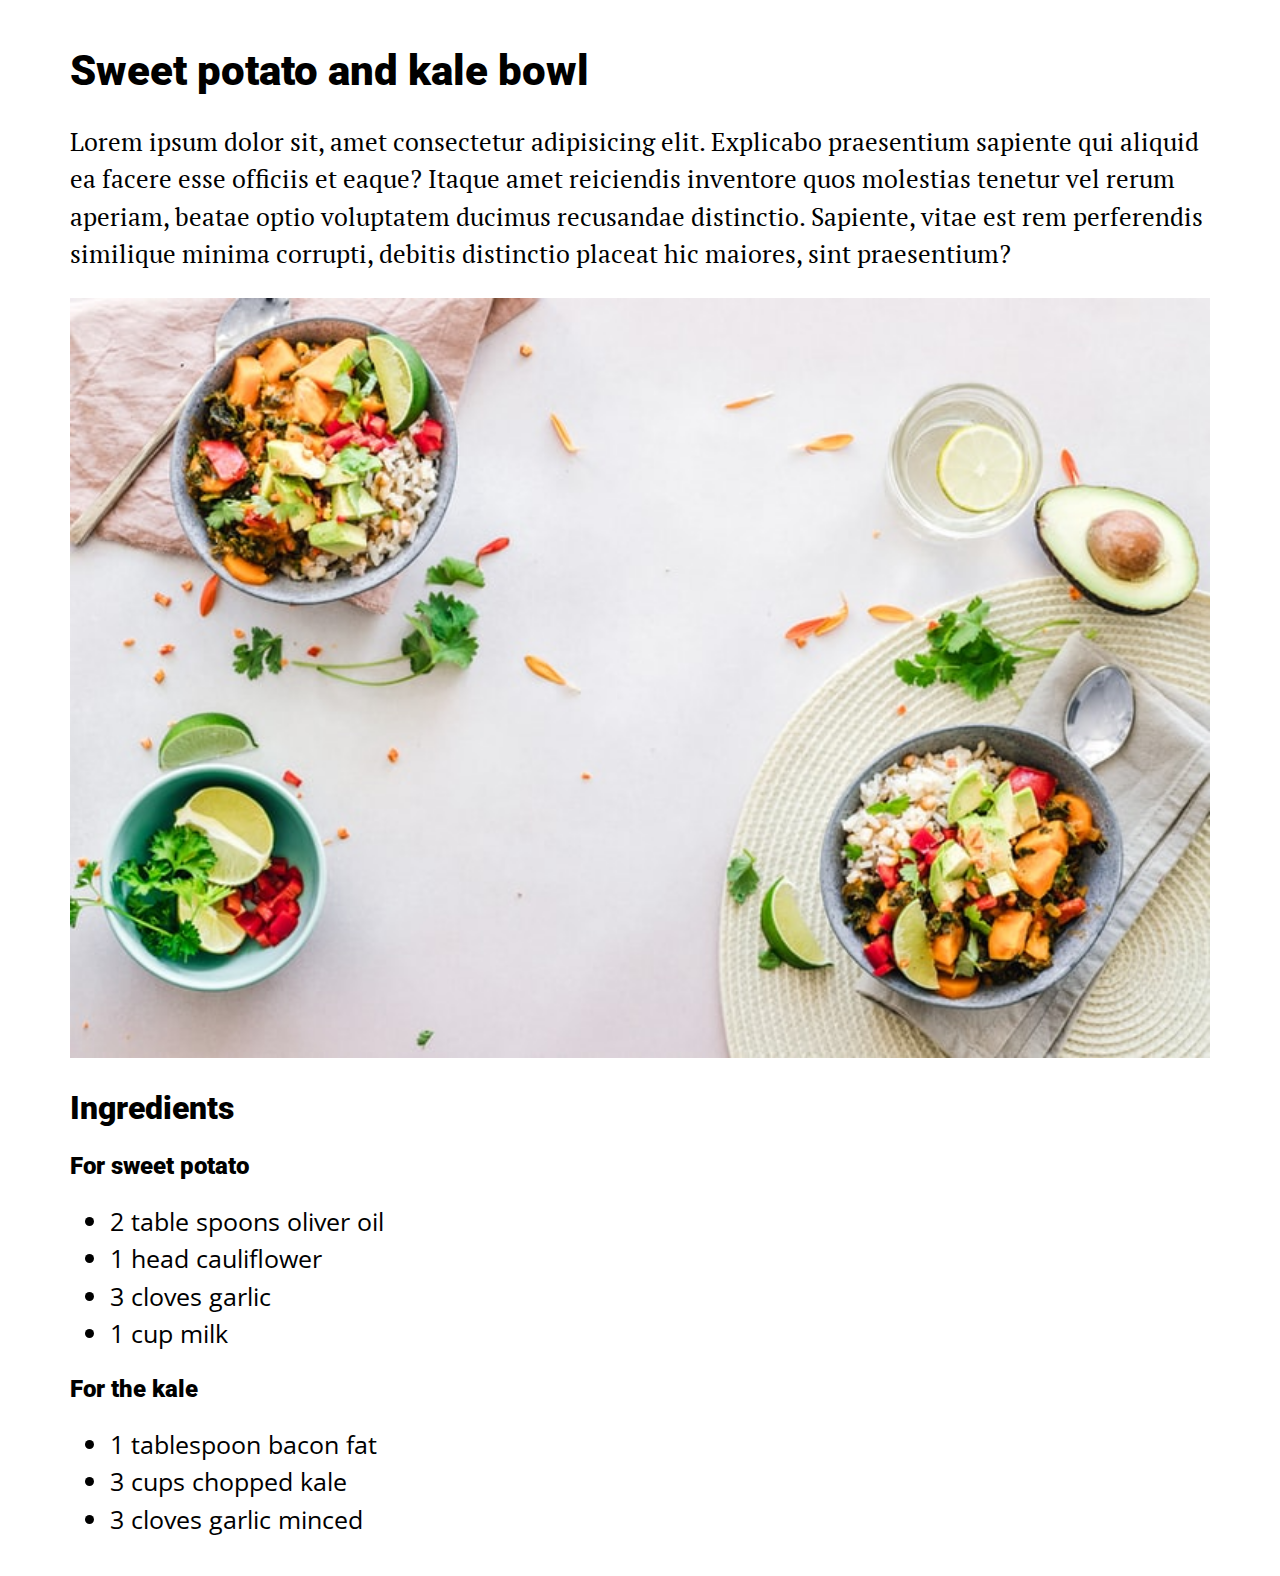
<file: blog-page/index.html>
<!DOCTYPE html>
<html lang="en">
  <head>
    <meta charset="UTF-8" />
    <meta http-equiv="X-UA-Compatible" content="IE=edge" />
    <meta name="viewport" content="width=device-width, initial-scale=1.0" />
    <title>Document</title>
    <link rel="preconnect" href="https://fonts.googleapis.com" />
    <link rel="preconnect" href="https://fonts.gstatic.com" crossorigin />
    <link
      href="https://fonts.googleapis.com/css2?family=Roboto:wght@400;700&display=swap"
      rel="stylesheet"
    />
    <link
      href="https://fonts.googleapis.com/css2?family=Open+Sans:wght@400;700&display=swap"
      rel="stylesheet"
    />
    <link
      href="https://fonts.googleapis.com/css2?family=PT+Serif:wght@400;700&display=swap"
      rel="stylesheet"
    />
    <link href="normalize.css" rel="stylesheet" />
    <link href="style.css" rel="stylesheet" />
  </head>
  <body>
    <div class="container">
      <h1>Sweet potato and kale bowl</h1>
      <p class="lead-paragraph">
        Lorem ipsum dolor sit, amet consectetur adipisicing elit. Explicabo
        praesentium sapiente qui aliquid ea facere esse officiis et eaque?
        Itaque amet reiciendis inventore quos molestias tenetur vel rerum
        aperiam, beatae optio voluptatem ducimus recusandae distinctio.
        Sapiente, vitae est rem perferendis similique minima corrupti, debitis
        distinctio placeat hic maiores, sint praesentium?
      </p>
      <img src="images/1.jpg" alt="a pic" />

      <h2>Ingredients</h2>
      <h3>For sweet potato</h3>
      <ul>
        <li>2 table spoons oliver oil</li>
        <li>1 head cauliflower</li>
        <li>3 cloves garlic</li>
        <li>1 cup milk</li>
      </ul>

      <h3>For the kale</h3>
      <ul>
        <li>1 tablespoon bacon fat</li>
        <li>3 cups chopped kale</li>
        <li>3 cloves garlic minced</li>
      </ul>
    </div>
  </body>
</html>
</file>
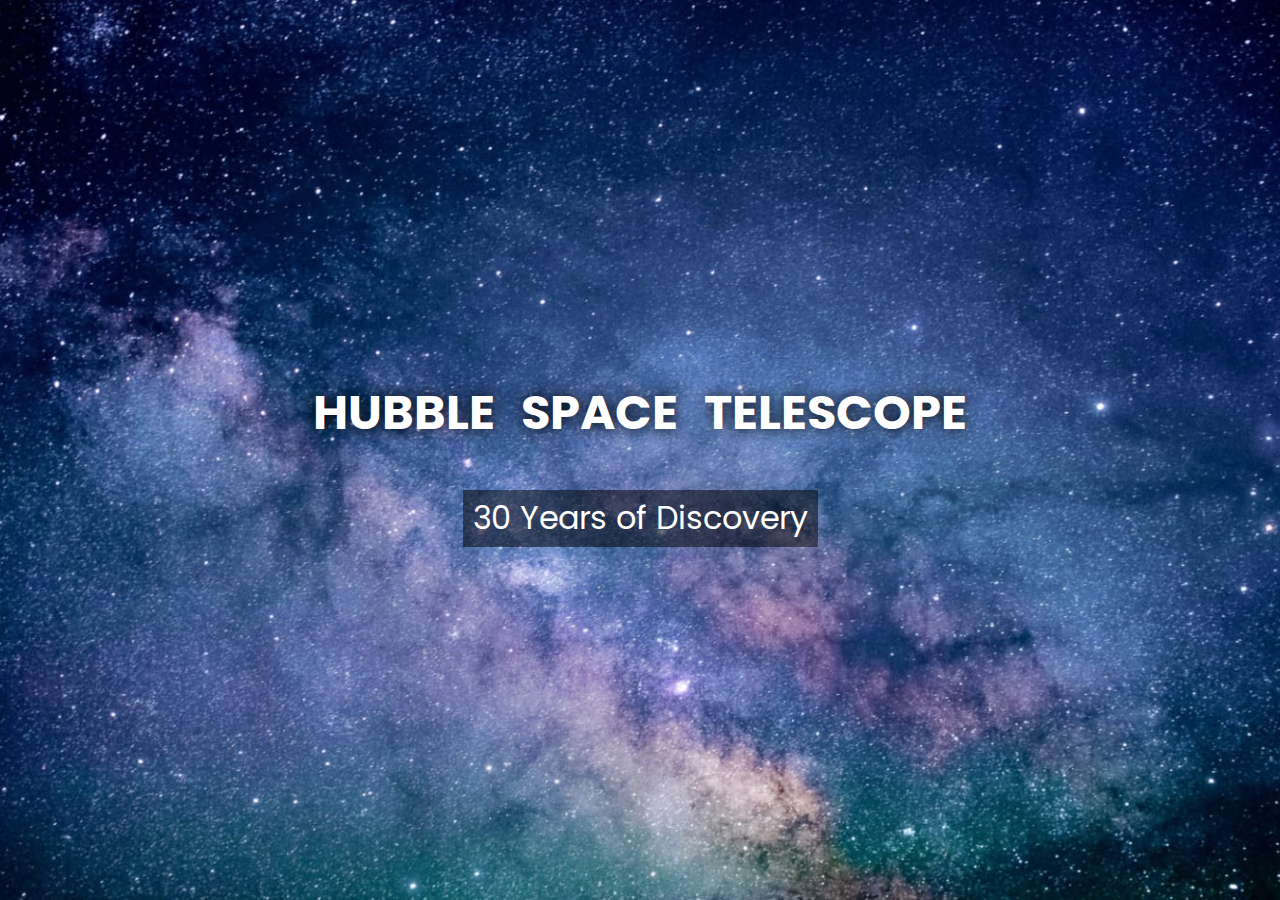
<file: hubble-banner/index.html>
<!DOCTYPE html>
<html lang="en">
  <head>
    <meta charset="UTF-8" />
    <meta http-equiv="X-UA-Compatible" content="IE=edge" />
    <meta name="viewport" content="width=device-width, initial-scale=1.0" />
    <title>Document</title>
    <link rel="preconnect" href="https://fonts.googleapis.com" />
    <link rel="preconnect" href="https://fonts.gstatic.com" crossorigin />
    <link
      href="https://fonts.googleapis.com/css2?family=Poppins:wght@300;900&display=swap"
      rel="stylesheet"
    />
    <link rel="stylesheet" href="normalize.css" />
    <link rel="stylesheet" href="style.css" />
  </head>
  <body>
    <div class="container">
      <h1>HUBBLE SPACE TELESCOPE</h1>
      <p>30 Years of Discovery</p>
    </div>
  </body>
</html>
</file>
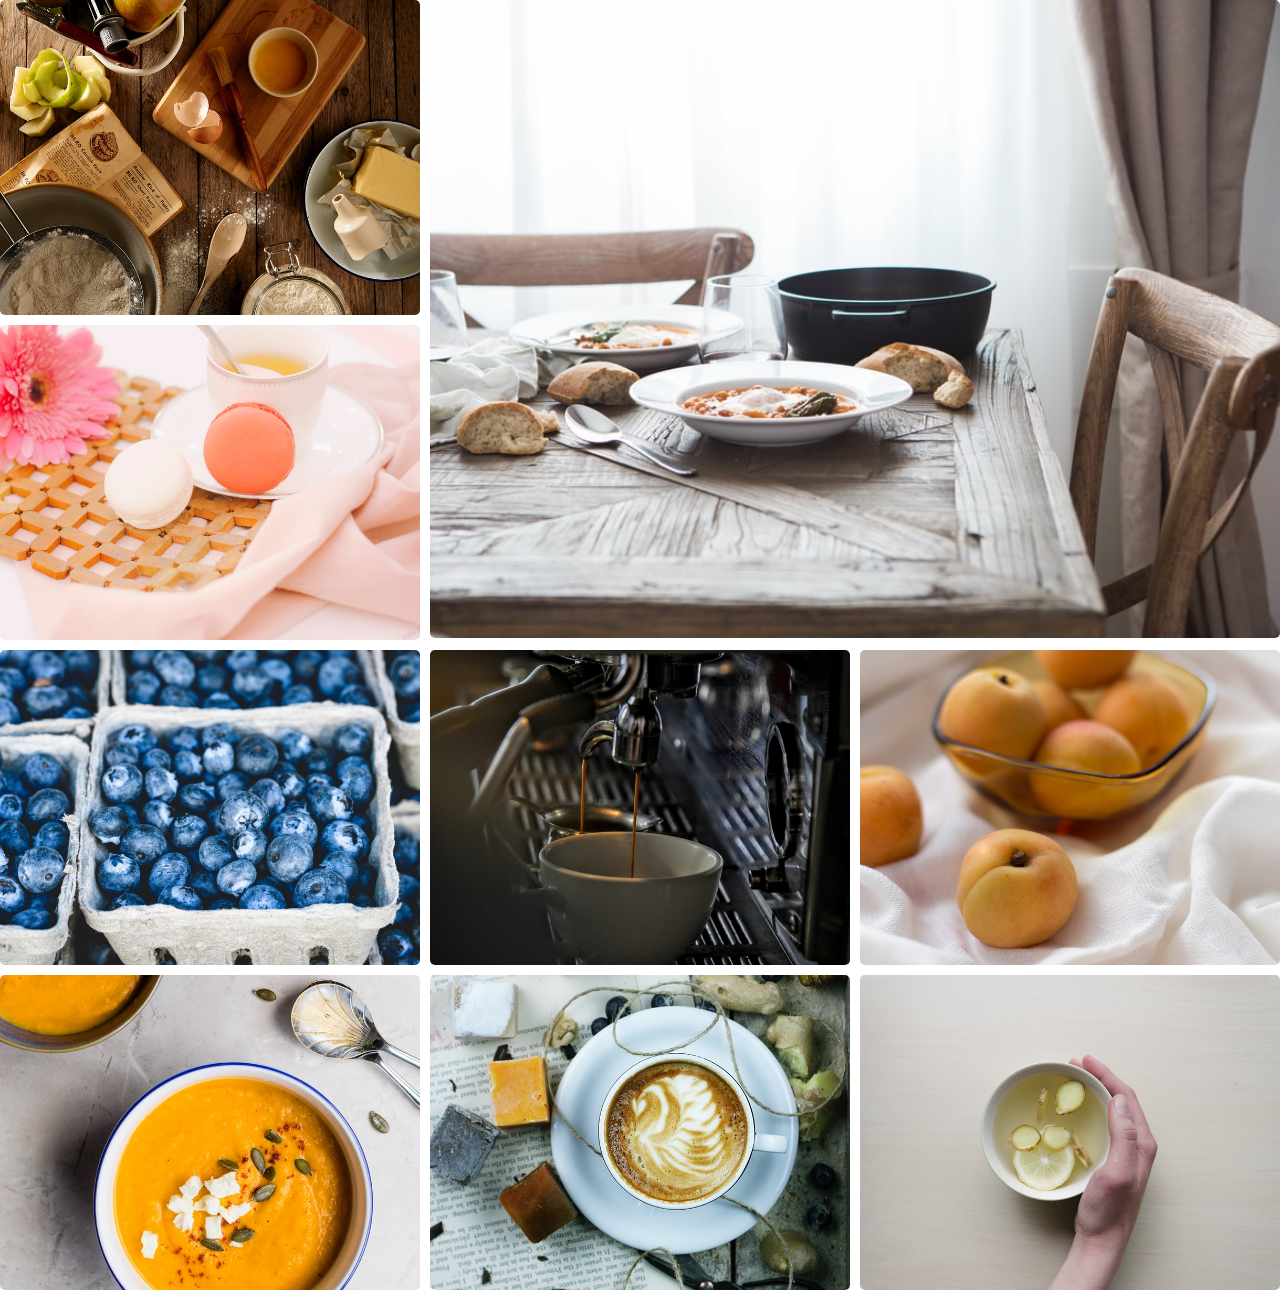
<file: photo-gallery/index.html>
<!DOCTYPE html>
<html lang="en">
  <head>
    <meta charset="UTF-8" />
    <meta http-equiv="X-UA-Compatible" content="IE=edge" />
    <meta name="viewport" content="width=device-width, initial-scale=1.0" />
    <title>Grid demo</title>
    <link href="normalize.css" rel="stylesheet" />
    <link href="styles.css" rel="stylesheet" />
  </head>
  <body>
    <div class="gallery">
      <img src="images/1.jpg" alt="1" />
      <img src="images/2.jpg" alt="2" />
      <img src="images/3.jpg" alt="3" class="three" />
      <img src="images/4.jpg" alt="4" />
      <img src="images/5.jpg" alt="5" />
      <img src="images/6.jpg" alt="6" />
      <img src="images/7.jpg" alt="7" />
      <img src="images/8.jpg" alt="8" />
      <img src="images/9.jpg" alt="9" />
    </div>
  </body>
</html>
</file>
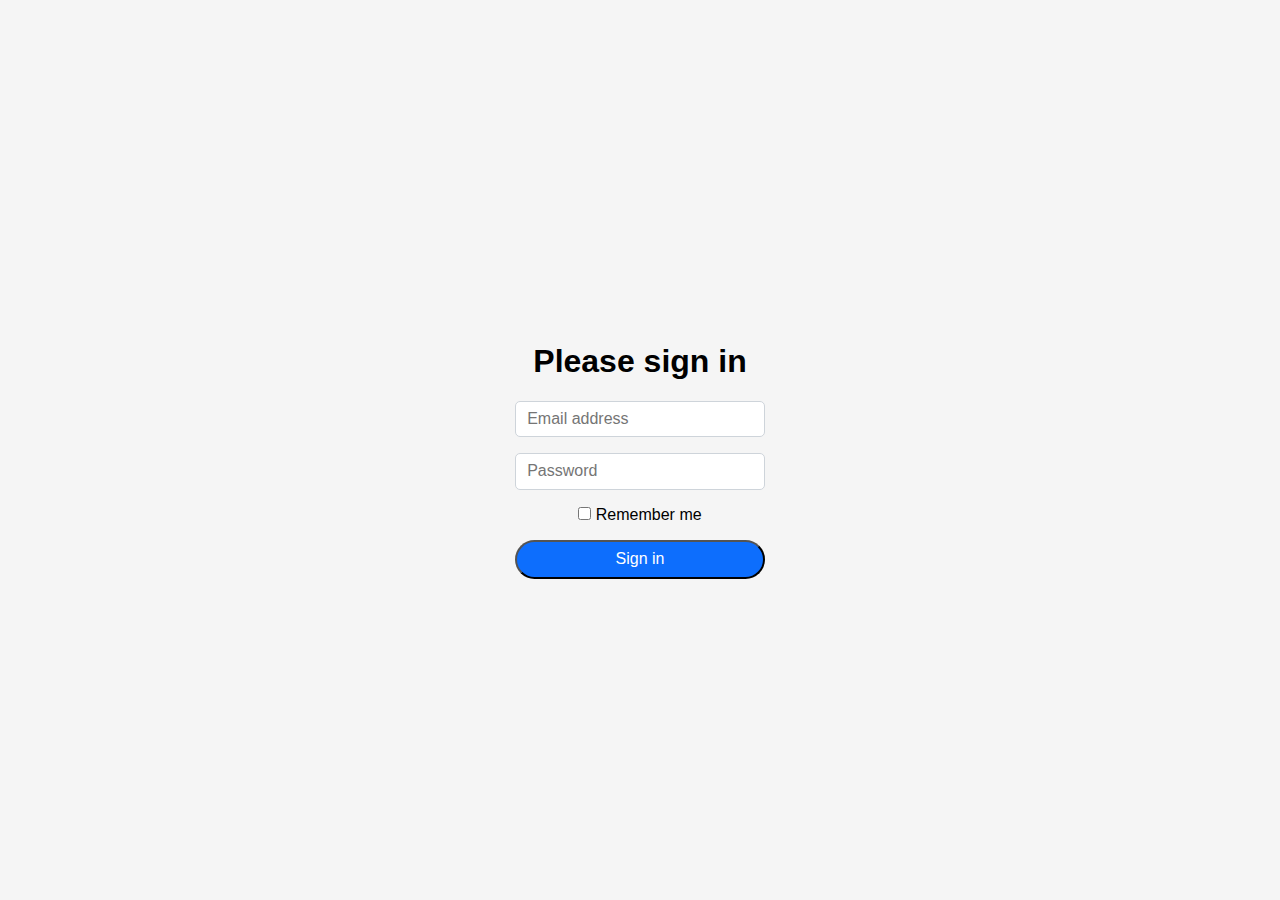
<file: sign-in-forms/index.html>
<!DOCTYPE html>
<html lang="en">
  <head>
    <meta charset="UTF-8" />
    <meta http-equiv="X-UA-Compatible" content="IE=edge" />
    <meta name="viewport" content="width=device-width, initial-scale=1.0" />
    <title>Document</title>
    <link rel="stylesheet" href="normalize.css" />
    <link rel="stylesheet" href="style.css" />
  </head>
  <body>
    <form class="container">
      <h1>Please sign in</h1>
      <input
        type="email"
        name="email"
        id="email"
        placeholder="Email address"
        autocomplete="off"
      />
      <input
        type="password"
        name="password"
        id="password"
        placeholder="Password"
      />
      <div>
        <input type="checkbox" name="rememberMe" id="rememberMe" />
        <label for="rememberMe">Remember me</label>
      </div>
      <button>Sign in</button>
    </form>
  </body>
</html>
</file>
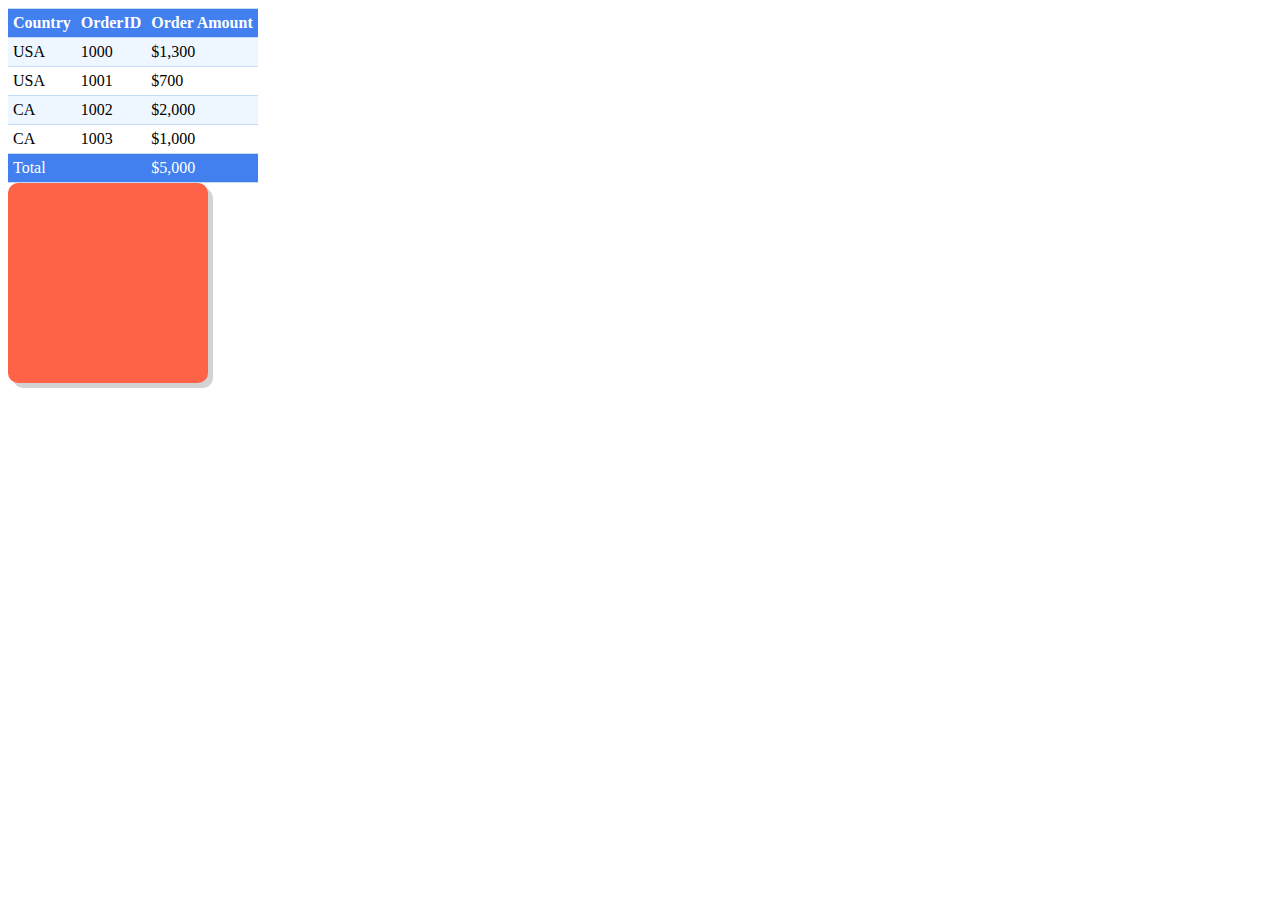
<file: 1.html>
<!DOCTYPE html>
<html lang="en">
  <head>
    <meta charset="UTF-8" />
    <meta http-equiv="X-UA-Compatible" content="IE=edge" />
    <meta name="viewport" content="width=device-width, initial-scale=1.0" />
    <title>Document</title>
    <style>
      table,
      td,
      th {
        border-top: 1px solid #c4dcf3;
        border-bottom: 1px solid #c4dcf3;
        border-collapse: collapse;
        padding: 5px;
      }

      th,
      tfoot td {
        background-color: #427fef;
        color: white;
      }

      tbody tr:nth-child(odd) {
        background-color: #eef7ff;
      }

      #rectangle {
        margin-bottom: 50px;
        width: 200px;
        height: 200px;
        background-color: tomato;
        border-radius: 10px;
        box-shadow: 5px 5px lightgrey;
      }
    </style>
  </head>
  <body>
    <table>
      <thead>
        <tr>
          <th>Country</th>
          <th>OrderID</th>
          <th>Order Amount</th>
        </tr>
      </thead>
      <tbody>
        <tr>
          <td>USA</td>
          <td>1000</td>
          <td>$1,300</td>
        </tr>
        <tr>
          <td>USA</td>
          <td>1001</td>
          <td>$700</td>
        </tr>
        <tr>
          <td>CA</td>
          <td>1002</td>
          <td>$2,000</td>
        </tr>
        <tr>
          <td>CA</td>
          <td>1003</td>
          <td>$1,000</td>
        </tr>
      </tbody>
      <tfoot>
        <tr>
          <td colspan="2">Total</td>
          <td>$5,000</td>
        </tr>
      </tfoot>
    </table>

    <div id="rectangle"></div>
  </body>
</html>
</file>
<file: blog-page/style.css>
html {
  font-size: 62.5%;
}

body {
  line-height: 1.5;
  padding: 2rem;
  font-size: 1.8rem;
}

.container {
  width: 1140px;
  margin: 0 auto;
}

h1,
h2,
h3 {
  font-family: "Roboto", "Courier New", Courier, monospace;
  font-weight: 900;
  line-height: 1.1;
}

h1 {
  font-size: 4.209rem;
}

h2 {
  font-size: 3.157rem;
}

h3 {
  font-size: 2.369rem;
}

img {
  width: 100%;
}

li {
  font-family: "Open Sans", "Courier New", Courier, monospace;
  font-size: 2.5rem;
}

p.lead-paragraph {
  font-family: "PT Serif", "Courier New", Courier, monospace;
  font-size: 2.5rem;
}
</file>
<file: hubble-banner/style.css>
* {
  margin: 0;
}

body {
  background-size: cover;
  background-repeat: no-repeat;
  background-position: center center;
  background-attachment: fixed;
  width: 100%;
  height: auto;
  font-family: Poppins, Arial, Helvetica, sans-serif;
}

@media screen and (max-width: 320px) {
  body {
    background-image: url("images/hubble-320.jpg");
  }
}

@media screen and (min-width: 321px) and (max-width: 924px) {
  body {
    background-image: url("images/hubble-924.jpg");
  }
}

@media screen and (min-width: 925px) and (max-width: 1388px) {
  body {
    background-image: url("images/hubble-1388.jpg");
  }
}

@media screen and (min-width: 1389px) {
  body {
    background-image: url("images/hubble-1440.jpg");
  }
}

.container {
  display: flex;
  flex-direction: column;
  justify-content: center;
  height: 100vh;
  width: 100vw;
  align-items: center;
}

.container h1 {
  color: white;
  margin-bottom: 50px;
  font-size: 3rem;
  text-shadow: 0 0 15px black;
  word-spacing: 1rem;
}

.container p {
  color: white;
  background: rgba(0, 0, 0, 50%);
  padding: 10px;
  font-size: 2rem;
}
</file>
<file: photo-gallery/styles.css>
.gallery {
  display: grid;
  grid-gap: 10px;
}

.gallery img {
  object-fit: cover;
  width: 100%;
  border-radius: 5px;
}

/* phone */
@media screen and (min-width: 768px) and (max-width: 1023px) {
  .gallery {
    grid-template-columns: repeat(2, 1fr);
  }
}

@media screen and (min-width: 1024px) {
  .gallery {
    grid-template-columns: repeat(3, 1fr);
  }

  .gallery img:nth-of-type(3) {
    grid-column: 2 / 4;
    grid-row: 1 / 3;
  }
}
</file>
<file: sign-in-forms/style.css>
body {
  font-family: -apple-system, BlinkMacSystemFont, "Segoe UI", Roboto, Oxygen,
    Ubuntu, Cantarell, "Open Sans", "Helvetica Neue", sans-serif;
  background-color: #f5f5f5;
  box-sizing: border-box;
}

.container {
  width: 250px;
  height: 100vh;
  margin: 0 auto;
  display: flex;
  flex-direction: column;
  justify-content: center;
  align-items: center;
}

.container h1 {
  font-weight: bold;
}

.container input[type="email"],
.container input[type="password"] {
  width: 100%;
  box-sizing: border-box;
  border: 1px solid #ced4da;
  padding: 0.5rem 0.7rem;
  border-radius: 5px;
  margin-bottom: 1rem;
  outline: 0;
}

.container input[type="email"]:focus,
.container input[type="password"]:focus {
  border: 1px solid #86b7fe;
  box-shadow: 0 0 0 5px #b9d3fa;
}

.container button {
  margin: 0;
  margin-top: 1rem;
  padding: 0.5rem 0.7rem;
  border-radius: 20px;
  width: 100%;
  background-color: #0d6efd;
  color: white;
}
</file>
